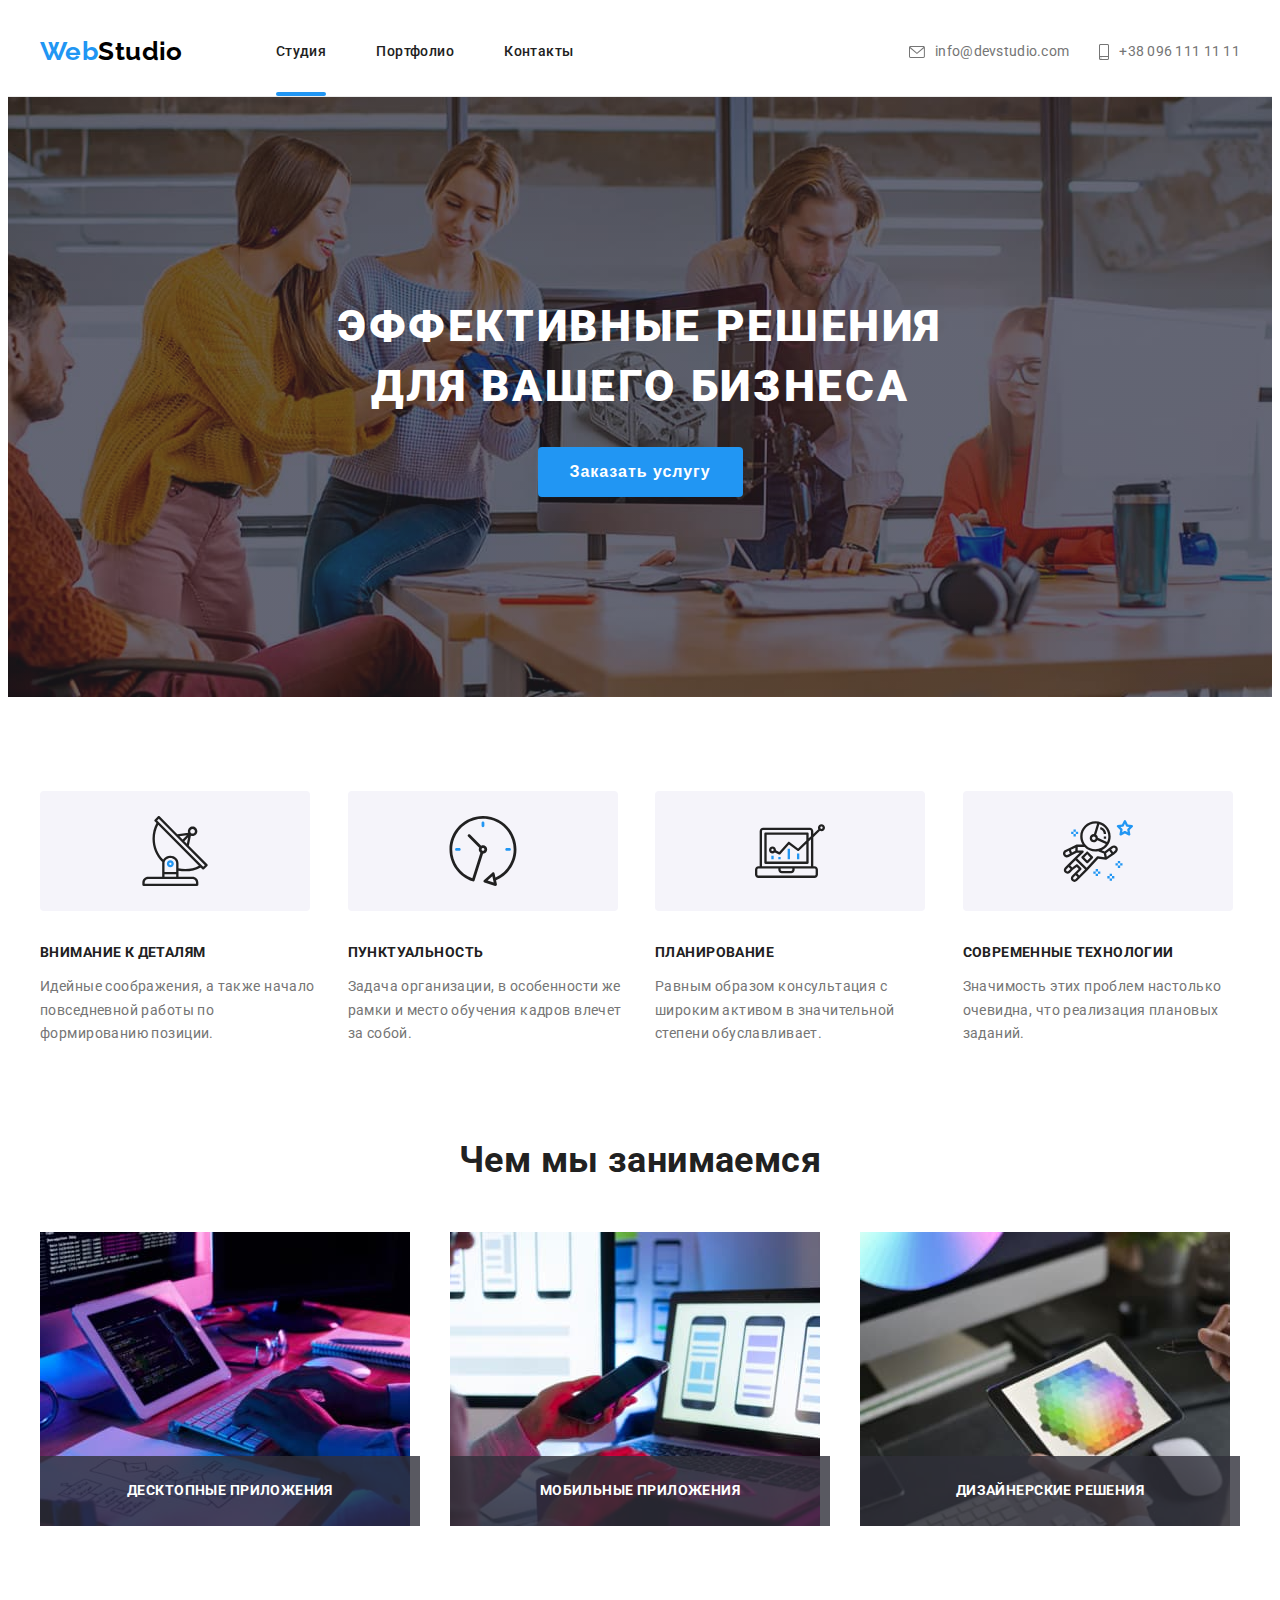
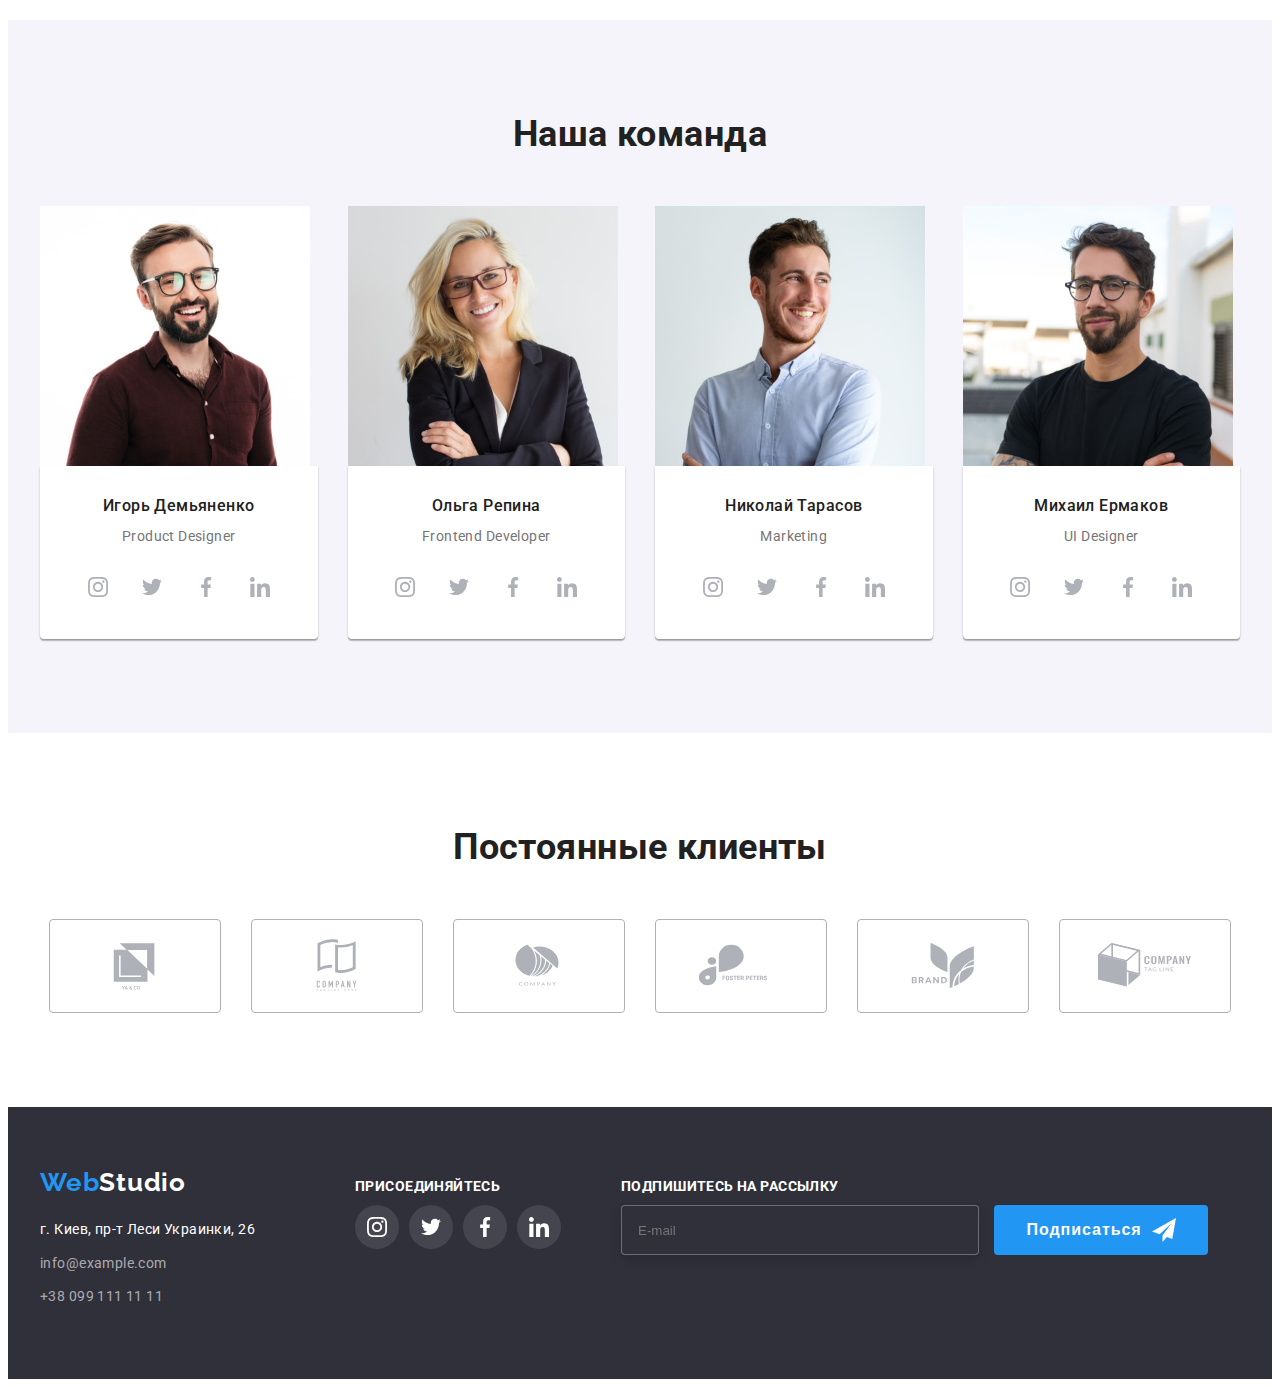
<file: index.html>
<!DOCTYPE html>
<html lang="ru">
  <head>
    <meta charset="UTF-8" />
    <meta http-equiv="X-UA-Compatible" content="IE=edge" />
    <meta name="viewport" content="width=device-width, initial-scale=1.0" />
    <link rel="preconnect" href="https://fonts.googleapis.com" />
    <link rel="preconnect" href="https://fonts.gstatic.com" crossorigin />
    <link href="https://fonts.googleapis.com/css2?family=Raleway:wght@700&family=Roboto:wght@400;500;700;900&display=swap" rel="stylesheet" />
    <link rel="stylesheet" href="https://cdnjs.cloudflare.com/ajax/libs/modern-normalize/1.1.0/modern-normalize.min.css" integrity="sha512-wpPYUAdjBVSE4KJnH1VR1HeZfpl1ub8YT/NKx4PuQ5NmX2tKuGu6U/JRp5y+Y8XG2tV+wKQpNHVUX03MfMFn9Q==" crossorigin="anonymous" referrerpolicy="no-referrer" />
    <title>Студия</title>
    <link rel="stylesheet" href="./css/main.min.css" />
  </head>
  <body>
    <header class="header">
      <div class="container flex-container">
        <a class="logo-studio" lang="en" href="">
          <span class="logo-studio-web">Web</span>Studio</a>
        <nav>
          <ul class="navigation">
            <li class="navigation__item">
              <a href="./index.html" class="navigation__link current">Студия</a>
            </li>
            <li class="navigation__item">
              <a href="./portfolio.html" class="navigation__link">Портфолио</a>
            </li>
            <li class="navigation__item">
              <a href="" class="navigation__link">Контакты</a>
            </li>
          </ul>
        </nav>
        <ul class="contacts">
          <li class="contacts__item">
            <a class="contacts-link mail" href="mailto:info@devstudio.com">
              <svg class="contacts-link__icon" width="16" height="12">
                <use href="./images/icons.svg#icon-envelope"></use>
              </svg>
              info@devstudio.com</a
            >
          </li>
          <li class="contacts__item">
            <a class="contacts-link" href="tel:+380961111111">
              <svg class="contacts-link__icon" width="10" height="16">
                <use href="./images/icons.svg#icon-smartphone"></use>
              </svg>
              +38 096 111 11 11</a
            >
          </li>
        </ul>
      </div>
    </header>
    <main>
      <section class="hero section">
        <div class="container">
          <h1 class="main-title">Эффективные решения <span class="hero-title">для вашего бизнеса</span></h1>
          <button type="button" class="hero-btn" data-modal-open>Заказать услугу</button>
        </div>
      </section>

      <section class="specifications section">
        <div class="container">
          <h2 class="section__title visually-hidden">Характеристики</h2>
          <ul class="specifications__list">
            <li class="specifications__item">
              <div class="container-svg">
                <svg class="specifications__icon" width="70" height="70">
                  <use href="./images/icons.svg#icon-antenna"></use>
                </svg>
              </div>
              <h3 class="subtitle">Внимание к деталям</h3>
              <p class="specifications__description">Идейные соображения, а также начало повседневной работы по формированию позиции.</p>
            </li>
            <li class="specifications__item">
              <div class="container-svg">
                <svg class="specifications__icon" width="70" height="70">
                  <use href="./images/icons.svg#icon-clock"></use>
                </svg>
              </div>
              <h3 class="subtitle">Пунктуальность</h3>
              <p class="specifications__description">Задача организации, в особенности же рамки и место обучения кадров влечет за собой.</p>
            </li>
            <li class="specifications__item">
              <div class="container-svg">
                <svg class="specifications__icon" width="70" height="70">
                  <use href="./images/icons.svg#icon-diagram"></use>
                </svg>
              </div>

              <h3 class="subtitle">Планирование</h3>
              <p class="specifications__description">Равным образом консультация с широким активом в значительной степени обуславливает.</p>
            </li>
            <li class="specifications__item">
              <div class="container-svg">
                <svg class="specifications__icon" width="70" height="70">
                  <use href="./images/icons.svg#icon-astronaut"></use>
                </svg>
              </div>
              <h3 class="subtitle">Современные технологии</h3>
              <p class="specifications__description">Значимость этих проблем настолько очевидна, что реализация плановых заданий.</p>
            </li>
          </ul>
          <h2 class="section__title">Чем мы занимаемся</h2>
          <ul class="examples">
            <li class="examples__list">
              <div class="examples-list-container">
                <img src="./images/image-2.jpg" alt="Написание кода" width="370" height="294" />
                <p class="examples__description">Десктопные приложения</p>
              </div>
            </li>
            <li class="examples__list">
              <div class="examples-list-container">
                <img src="./images/box.jpg" alt="Оформление дизайна" width="370" height="294" />
                <p class="examples__description">Мобильные приложения</p>
              </div>
            </li>
            <li class="examples__list">
              <div class="examples-list-container">
                <img src="./images/image.jpg" alt="Подбор цветовой палитры" width="370" height="294" />
                <p class="examples__description">Дизайнерские решения</p>
              </div>
            </li>
          </ul>
        </div>
      </section>
      <section class="team section">
        <div class="container">
          <h2 class="section__title">Наша команда</h2>
          <ul class="team-list">
            <li class="team-list__card">
              <img src="./images/igor.jpg" alt="Фото Игоря Демьяненка" width="270" height="260" />
              <div class="card-description">
                <h3 class="name">Игорь Демьяненко</h3>
                <p lang="en">Product Designer</p>
                <ul class="social-list">
                  <li class="social-list__item">
                    <a class="social-list__link" href="">
                      <svg class="social-list__icon" width="20" height="20">
                        <use href="./images/icons.svg#icon-instagram"></use>
                      </svg>
                    </a>
                  </li>
                  <li class="social-list__item">
                    <a class="social-list__link" href="">
                      <svg class="social-list__icon" width="20" height="20">
                        <use href="./images/icons.svg#icon-twitter"></use>
                      </svg>
                    </a>
                  </li>
                  <li class="social-list__item">
                    <a class="social-list__link" href="">
                      <svg class="social-list__icon" width="20" height="20">
                        <use href="./images/icons.svg#icon-facebook"></use>
                      </svg>
                    </a>
                  </li>
                  <li class="social-list__item">
                    <a class="social-list__link" href="">
                      <svg class="social-list__icon" width="20" height="20">
                        <use href="./images/icons.svg#icon-linkedin"></use>
                      </svg>
                    </a>
                  </li>
                </ul>
              </div>
            </li>
            <li class="team-list__card">
              <img src="./images/olga.jpg" alt="Фото Ольги Репиной " width="270" height="260" />
              <div class="card-description">
                <h3 class="name">Ольга Репина</h3>
                <p lang="en">Frontend Developer</p>
                <ul class="social-list">
                  <li class= "social-list__item">
                    <a class="social-list__link" href="">
                      <svg class="social-list__icon" width="20" height="20">
                        <use href="./images/icons.svg#icon-instagram"></use>
                      </svg>
                    </a>
                  </li>
                  <li class="social-list__item">
                    <a class="social-list__link" href="">
                      <svg class="social-list__icon" width="20" height="20">
                        <use href="./images/icons.svg#icon-twitter"></use>
                      </svg>
                    </a>
                  </li>
                  <li class="social-list__item">
                    <a class="social-list__link" href="">
                      <svg class="social-list__icon" width="20" height="20">
                        <use href="./images/icons.svg#icon-facebook"></use>
                      </svg>
                    </a>
                  </li>
                  <li class="social-list__item">
                    <a class="social-list__link" href="">
                      <svg class="social-list__icon" width="20" height="20">
                        <use href="./images/icons.svg#icon-linkedin"></use>
                      </svg>
                    </a>
                  </li>
                </ul>
              </div>
            </li>
            <li class="team-list__card">
              <img src="./images/nikolay.jpg" alt="Фото Николая Тарасова " width="270" height="260" />
              <div class="card-description">
                <h3 class="name">Николай Тарасов</h3>
                <p lang="en">Marketing</p>
                <ul class="social-list">
                  <li class="social-list__item">
                    <a class="social-list__link" href="">
                      <svg class="social-list__icon" width="20" height="20">
                        <use href="./images/icons.svg#icon-instagram"></use>
                      </svg>
                    </a>
                  </li>
                  <li class="social-list__item">
                    <a class="social-list__link" href="">
                      <svg class="social-list__icon" width="20" height="20">
                        <use href="./images/icons.svg#icon-twitter"></use>
                      </svg>
                    </a>
                  </li>
                  <li class="social-list__item">
                    <a class="social-list__link" href="">
                      <svg class="social-list__icon" width="20" height="20">
                        <use href="./images/icons.svg#icon-facebook"></use>
                      </svg>
                    </a>
                  </li>
                  <li class="social-list__item">
                    <a class="social-list__link" href="">
                      <svg class="social-list__icon" width="20" height="20">
                        <use href="./images/icons.svg#icon-linkedin"></use>
                      </svg>
                    </a>
                  </li>
                </ul>
              </div>
            </li>
            <li class="team-list__card">
              <img src="./images/mihail.jpg" alt="Фото Михаила Ермакова" width="270" height="260" />
              <div class="card-description">
                <h3 class="name">Михаил Ермаков</h3>
                <p lang="en">UI Designer</p>
                <ul class="social-list">
                  <li class="social-list__item">
                    <a class="social-list__link" href="">
                      <svg class="social-list__icon" width="20" height="20">
                        <use href="./images/icons.svg#icon-instagram"></use>
                      </svg>
                    </a>
                  </li>
                  <li class="social-list__item">
                    <a class="social-list__link" href="">
                      <svg class="social-list__icon" width="20" height="20">
                        <use href="./images/icons.svg#icon-twitter"></use>
                      </svg>
                    </a>
                  </li>
                  <li class="social-list__item">
                    <a class="social-list__link" href="">
                      <svg class="social-list__icon" width="20" height="20">
                        <use href="./images/icons.svg#icon-facebook"></use>
                      </svg>
                    </a>
                  </li>
                  <li class="social-list__item">
                    <a class="social-list__link" href="">
                      <svg class="social-list__icon" width="20" height="20">
                        <use href="./images/icons.svg#icon-linkedin"></use>
                      </svg>
                    </a>
                  </li>
                </ul>
              </div>
            </li>
          </ul>
        </div>
      </section>
      <section class="clients-company section">
        <div class="container">
          <h2 class="section__title">Постоянные клиенты</h2>
          <ul class="company-list">
            <li class="company-list__item">
              <a class="company-list__link" href="">
                <svg class="company-list__icon" width="106" height="60">
                  <use href="./images/icons.svg#icon-company-1"></use>
                </svg>
              </a>
            </li>
            <li class="company-list__item">
              <a class="company-list__link" href="">
                <svg class="company-list__icon" width="106" height="60">
                  <use href="./images/icons.svg#icon-company-2"></use>
                </svg>
              </a>
            </li>
            <li class="company-list__item">
              <a class="company-list__link" href="">
                <svg class="company-list__icon" width="106" height="60">
                  <use href="./images/icons.svg#icon-company-3"></use>
                </svg>
              </a>
            </li>
            <li class="company-list__item">
              <a class="company-list__link" href="">
                <svg class="company-list__icon" width="106" height="60">
                  <use href="./images/icons.svg#icon-company-4"></use>
                </svg>
              </a>
            </li>
            <li class="company-list__item">
              <a class="company-list__link" href="">
                <svg class="company-list__icon" width="106" height="60">
                  <use href="./images/icons.svg#icon-company-5"></use>
                </svg>
              </a>
            </li>
            <li class="company-list__item">
              <a class="company-list__link" href="">
                <svg class="company-list__icon" width="106" height="60">
                  <use href="./images/icons.svg#icon-company-6"></use>
                </svg>
              </a>
            </li>
          </ul>
        </div>
      </section>
    </main>
    <footer class="footer">
      <div class="footer-wrapper container">
        <div class="address">
          <a class="footer__logo" lang="en" href=""><span class="logo-studio-web">Web</span>Studio</a>
          <address class="address">
            <a class="address-link" href="https://goo.gl/maps/zaudJvPyuSCuQ7F1A" target="_blank" rel="noreferrer noopener">г. Киев, пр-т Леси Украинки, 26</a>
            <a class="footer-contacts" href="mailto:info@example.com">info@example.com</a>
            <a class="footer-contacts" href="tel:+380991111111">+38 099 111 11 11</a>
          </address>
        </div>
        <div class="footer-link">
          <h2 class="footer__title">Присоединяйтесь</h2>
          <ul class="footer__social-list">
            <li class="footer__social-item">
              <a class="footer__social-link" href="">
                <svg class="social-icon" width="20" height="20">
                  <use href="./images/icons.svg#icon-instagram"></use>
                </svg>
              </a>
            </li>
            <li class="footer__social-item">
              <a class="footer__social-link" href="">
                <svg class="social-icon" width="20" height="20">
                  <use href="./images/icons.svg#icon-twitter"></use>
                </svg>
              </a>
            </li>
            <li class="footer__social-item">
              <a class="footer__social-link" href="">
                <svg class="social-icon" width="20" height="20">
                  <use href="./images/icons.svg#icon-facebook"></use>
                </svg>
              </a>
            </li>
            <li class="footer__social-item">
              <a class="footer__social-link" href="">
                <svg class="social-icon" width="20" height="20">
                  <use href="./images/icons.svg#icon-linkedin"></use>
                </svg>
              </a>
            </li>
          </ul>
        </div>
        <div class="footer-form">
          <h2 class="footer__title">Подпишитесь на рассылку</h2>
          <input type="email" class="footer-form__input" name="user-email" id="email" placeholder="E-mail">
          <button type="submit" class="footer-form__btn">Подписаться
            <svg class="btn-icon" width="24" height="24">
              <use href="./images/icons.svg#icon-send"></use>
            </svg>
          </button>
        </div>
      </div>
    </footer>
    
    <div class="backdrop is-hidden" data-modal>
      <div class="modal">
        <form class="modal-form">
          <p class="modal-form-title"> Оставьте свои данные, мы вам перезвоним</p>
          <label for="name" class="modal-form-label">Имя</label>
         <div class="modal-form-container">
          <input type="text" class="modal-form-input" name="username" id="name"/>
          <svg class="modal-form-icons" width="18" height="18">
            <use href="./images/icons.svg#icon-person" > </use>
          </svg>
         </div>
          <label for="tel" class="modal-form-label">Телефон</label>
          <div class="modal-form-container">
            <input type="tel" class="modal-form-input" name="userphone" id="tel"/>
            <svg class="modal-form-icons" width="18" height="18">
              <use href="./images/icons.svg#icon-phone" > </use>
            </svg>
          </div>
          <label for="mail" class="modal-form-label">Почта</label>
          <div class="modal-form-container">
            <input type="email" class="modal-form-input" name="usermail" id="mail"/>
            <svg class="modal-form-icons" width="18" height="18">
              <use href="./images/icons.svg#icon-email" > </use>
            </svg>
          </div>
          <label for="message" class="modal-form-label">Коментарий</label>
          <textarea name="message" class="modal-form-message" id="message" placeholder="Введите текст"></textarea>
          <div class="checkbox-container">
            <input type="checkbox" 
            class="modal-form-checkbox visually-hidden" 
            name="accept" 
            id="checkbox"/>

          <label class="checkbox-label"  for="checkbox"> Соглашаюсь с рассылкой и принимаю&nbsp;
            <a class="checkbox-link" href="">Условия договора</a>
          </label>
          </div>
          <button type="submit" class="modal-submit-button">Отправить</button>
        </form>
        <button type="button" class="close-modal" data-modal-close>
          <svg class="icon-close" width="18" height="18">
            <use href="./images/icons.svg#icon-close"></use>
          </svg>
        </button>
      </div>
    </div>
    <script src="./js/modal.js"></script>
  </body>
</html>
</file>
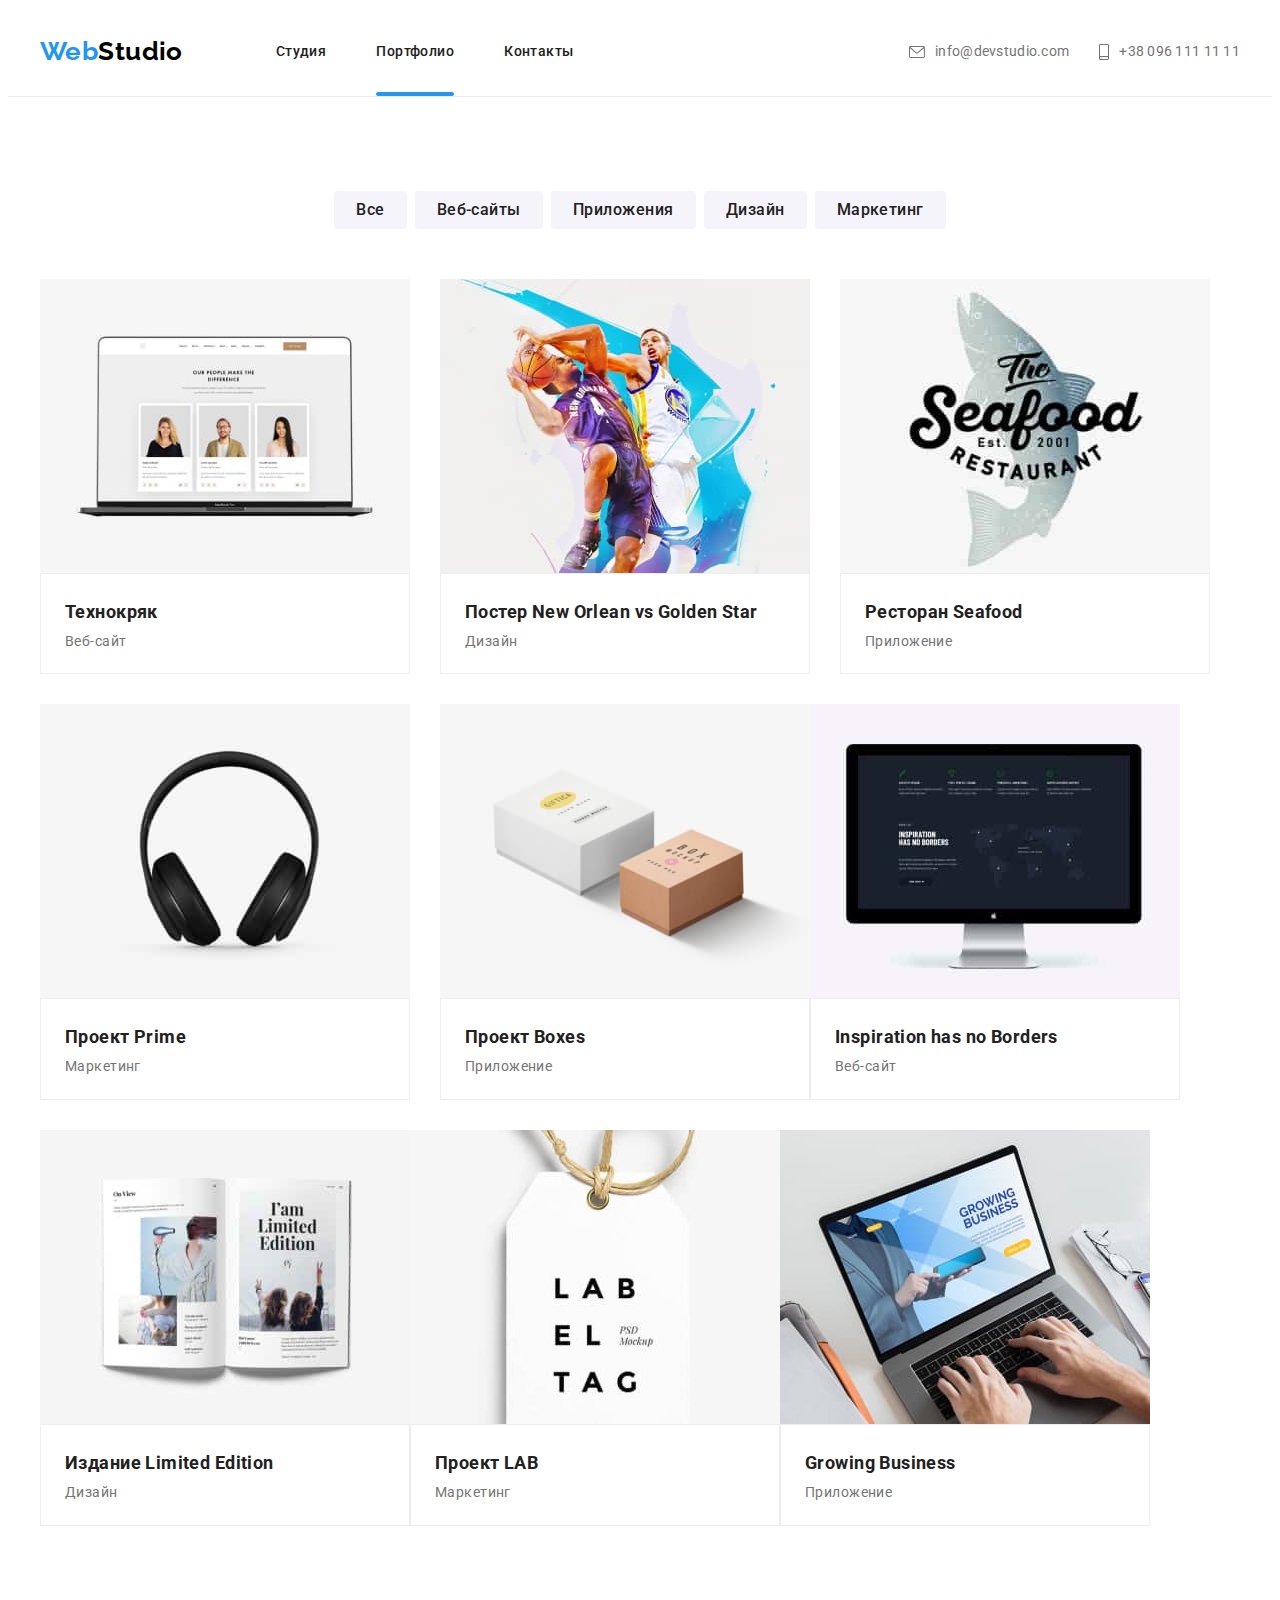
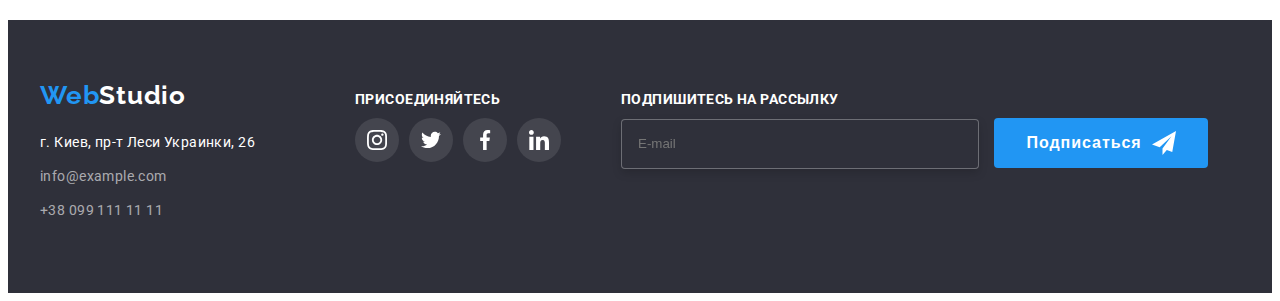
<file: portfolio.html>
<!DOCTYPE html>
<html lang="ru">
  <head>
    <meta charset="UTF-8" />
    <meta http-equiv="X-UA-Compatible" content="IE=edge" />
    <meta name="viewport" content="width=device-width, initial-scale=1.0" />
    <link rel="preconnect" href="https://fonts.googleapis.com" />
    <link rel="preconnect" href="https://fonts.gstatic.com" crossorigin />
    <link href="https://fonts.googleapis.com/css2?family=Raleway:wght@700&family=Roboto:wght@400;500;700;900&display=swap" rel="stylesheet" />
    <link rel="stylesheet" href="https://cdnjs.cloudflare.com/ajax/libs/modern-normalize/1.1.0/modern-normalize.min.css" integrity="sha512-wpPYUAdjBVSE4KJnH1VR1HeZfpl1ub8YT/NKx4PuQ5NmX2tKuGu6U/JRp5y+Y8XG2tV+wKQpNHVUX03MfMFn9Q==" crossorigin="anonymous" referrerpolicy="no-referrer" />
    <title>Портфолио</title>
    <link rel="stylesheet" href="./css/main.min.css" />
  </head>
  <body>
    <header class="header">
      <div class="container flex-container">
        <a class="logo-studio" lang="en" href="">
          <span class="logo-studio-web">Web</span>Studio</a>
        <nav>
          <ul class="navigation">
            <li class="navigation__item">
              <a href="./index.html" class="navigation__link">Студия</a>
            </li>
            <li class="navigation__item">
              <a href="./portfolio.html" class="navigation__link current">Портфолио</a>
            </li>
            <li class="navigation__item">
              <a href="" class="navigation__link">Контакты</a>
            </li>
          </ul>
        </nav>
        <ul class="contacts">
          <li class="contacts__item">
            <a class="contacts-link mail" href="mailto:info@devstudio.com">
              <svg class="contacts-link__icon" width="16" height="12">
                <use href="./images/icons.svg#icon-envelope"></use>
              </svg>
              info@devstudio.com</a
            >
          </li>
          <li class="contacts__item">
            <a class="contacts-link" href="tel:+380961111111">
              <svg class="contacts-link__icon" width="10" height="16">
                <use href="./images/icons.svg#icon-smartphone"></use>
              </svg>
              +38 096 111 11 11</a
            >
          </li>
        </ul>
      </div>
    </header>
    <main>
      <section class="section">
        <div class="container">
          <h1 hidden>Примеры работ</h1>
          <ul class="filters-button">
            <li class="filters-button__item">
              <button type="button" class="button">Все</button>
            </li>
            <li class="filters-button__item">
              <button type="button" class="button">Веб-сайты</button>
            </li>
            <li class="filters-button__item">
              <button type="button" class="button">Приложения</button>
            </li>
            <li class="filters-button__item">
              <button type="button" class="button">Дизайн</button>
            </li>
            <li class="filters-button__item">
              <button type="button" class="button">Маркетинг</button>
            </li>
          </ul>
          <ul class="portfolio">
            <li class="portfolio__item">
              <a href="" class="portfolio__item-link">
                <div class="portfolio-link-container">
                  <img src="./images/port1.jpg" alt="Технокряк" width="370" height="294" />
                  <p class="overlay"> Ресурс предлагает комплексные предложения с разным уровнем функционала и сервисов. Все это позволит посетителю получить исчерпывающие сведения о компании или частном лице.
                </p>
                </div>
                <div class="description">
                <h2 class="portfolio-title">Технокряк</h2>
                <p>Веб-сайт</p></div>
              </a>
            </li>
            <li class="portfolio__item">
              <a href="" class="portfolio__item-link">
                <div class="portfolio-link-container">
                <img src="./images/port2.jpg" alt="Постер New Orlean vs Golden Star" width="370" height="294" />
                <p class="overlay"> Ресурс предлагает комплексные предложения с разным уровнем функционала и сервисов. Все это позволит посетителю получить исчерпывающие сведения о компании или частном лице.
                </p>
              </div>
              <div class="description">
                <h2 class="portfolio-title">Постер <span lang="en">New Orlean vs Golden Star</span></h2>
                <p>Дизайн</p>
              </div>
            </a>
            </li>
            <li class="portfolio__item">
              <a href="" class="portfolio__item-link">
                <div class="portfolio-link-container">
                <img src="./images/port3.jpg" alt="Ресторан Seafood" width="370" height="294" />
                <p class="overlay"> Ресурс предлагает комплексные предложения с разным уровнем функционала и сервисов. Все это позволит посетителю получить исчерпывающие сведения о компании или частном лице.
                </p>
              </div>
              <div class="description">
                <h2 class="portfolio-title">Ресторан <span lang="en">Seafood</span></h2>
                <p>Приложение</p>
              </div>
            </a>
            </li>
            <li class="portfolio__item">
              <a href="" class="portfolio__item-link">
                <div class="portfolio-link-container">
                <img src="./images/port4.jpg" alt="Проект Prime" width="370" height="294" />
                <p class="overlay"> Ресурс предлагает комплексные предложения с разным уровнем функционала и сервисов. Все это позволит посетителю получить исчерпывающие сведения о компании или частном лице.
                </p>
              </div>
              <div class="description">
                <h2 class="portfolio-title">Проект <span lang="en">Prime</span></h2>
                <p>Маркетинг</p>
              </div>
            </a>
            </li>
            <li class="portfolio-item">
             <a href="" class="portfolio__item-link">
              <div class="portfolio-link-container">
              <img src="./images/port5.jpg" alt="Проект Boxes" width="370" height="294" />
              <p class="overlay"> Ресурс предлагает комплексные предложения с разным уровнем функционала и сервисов. Все это позволит посетителю получить исчерпывающие сведения о компании или частном лице.
              </p>
            </div>
              <div class="description">
                <h2 class="portfolio-title">Проект <span lang="en">Boxes</span></h2>
                <p>Приложение</p>
              </div>
            </a>
            </li>
            <li class="portfolio-item">
              <a href="" class="portfolio__item-link">
                <div class="portfolio-link-container">
                <img src="./images/port6.jpg" alt="Inspiration has no Borders" width="370" height="294" />
                <p class="overlay"> Ресурс предлагает комплексные предложения с разным уровнем функционала и сервисов. Все это позволит посетителю получить исчерпывающие сведения о компании или частном лице.
                </p>
              </div>
              <div class="description">
                <h2 lang="en" class="portfolio-title">Inspiration has no Borders</h2>
                <p>Веб-сайт</p>
              </div>
              </a>
            </li>
            <li class="portfolio-item">
              <a href="" class="portfolio__item-link"> 
                <div class="portfolio-link-container">
                <img src="./images/port7.jpg" alt="Издание Limited Edition" width="370" height="294" />
                <p class="overlay"> Ресурс предлагает комплексные предложения с разным уровнем функционала и сервисов. Все это позволит посетителю получить исчерпывающие сведения о компании или частном лице.
                </p>
              </div>
              <div class="description">
                <h2 class="portfolio-title">Издание <span lang="en">Limited Edition</span></h2>
                <p>Дизайн</p>
              </div>
              </a>
            </li>
            <li class="portfolio-item">
              <a href="" class="portfolio__item-link"> 
                <div class="portfolio-link-container">
              <img src="./images/port8.jpg" alt="Проект LAB" width="370" height="294" />
              <p class="overlay"> Ресурс предлагает комплексные предложения с разным уровнем функционала и сервисов. Все это позволит посетителю получить исчерпывающие сведения о компании или частном лице.
              </p>
            </div>
              <div class="description">
                <h2 class="portfolio-title">Проект <span lang="en">LAB</span></h2>
                <p>Маркетинг</p>
              </div>
              </a>

            </li>
            <li class="portfolio-item">
              <a href="" class="portfolio__item-link"> 
                <div class="portfolio-link-container">
              <img src="./images/port9.jpg" alt="Growing Business" width="370" height="294" />
              <p class="overlay"> Ресурс предлагает комплексные предложения с разным уровнем функционала и сервисов. Все это позволит посетителю получить исчерпывающие сведения о компании или частном лице.
              </p>
            </div>
              <div class="description">
                <h2 lang="en" class="portfolio-title">Growing Business</h2>
                <p>Приложение</p>
              </div>
              </a>
            </li>
          </ul>
        </div>
      </section>
    </main>
    <footer class="footer">
      <div class="footer-wrapper container">
        <div class="address">
          <a class="footer__logo" lang="en" href=""><span class="logo-studio-web">Web</span>Studio</a>
          <address class="address">
            <a class="address-link" href="https://goo.gl/maps/zaudJvPyuSCuQ7F1A" target="_blank" rel="noreferrer noopener">г. Киев, пр-т Леси Украинки, 26</a>
            <a class="footer-contacts" href="mailto:info@example.com">info@example.com</a>
            <a class="footer-contacts" href="tel:+380991111111">+38 099 111 11 11</a>
          </address>
        </div>
        <div class="footer-link">
          <h2 class="footer__title">Присоединяйтесь</h2>
          <ul class="footer__social-list">
            <li class="footer__social-item">
              <a class="footer__social-link" href="">
                <svg class="social-icon" width="20" height="20">
                  <use href="./images/icons.svg#icon-instagram"></use>
                </svg>
              </a>
            </li>
            <li class="footer__social-item">
              <a class="footer__social-link" href="">
                <svg class="social-icon" width="20" height="20">
                  <use href="./images/icons.svg#icon-twitter"></use>
                </svg>
              </a>
            </li>
            <li class="footer__social-item">
              <a class="footer__social-link" href="">
                <svg class="social-icon" width="20" height="20">
                  <use href="./images/icons.svg#icon-facebook"></use>
                </svg>
              </a>
            </li>
            <li class="footer__social-item">
              <a class="footer__social-link" href="">
                <svg class="social-icon" width="20" height="20">
                  <use href="./images/icons.svg#icon-linkedin"></use>
                </svg>
              </a>
            </li>
          </ul>
        </div>
        <div class="footer-form">
          <h2 class="footer__title">Подпишитесь на рассылку</h2>
          <input type="email" class="footer-form__input" name="user-email" id="email" placeholder="E-mail">
          <button type="submit" class="footer-form__btn">Подписаться
            <svg class="btn-icon" width="24" height="24">
              <use href="./images/icons.svg#icon-send"></use>
            </svg>
          </button>
        </div>
      </div>
    </footer>
  </body>
</html>
</file>
<file: css/main.min.css>
:root{--text-color: #757575;--title-color: #212121;--active-link: #2196f3;--color-hero-title: #2f303a;--white-color: #ffffff;--link-color: rgba(255, 255, 255, 0.6);--logo-color: #000000;--color-active-button: #188ce8;--bg-color-section-team: #f5f4fa;--color-social-link: #afb1b8}.visually-hidden{position:absolute;width:1px;height:1px;margin:-1px;padding:0;overflow:hidden;border:0;clip:rect(0 0 0 0)}ul{list-style:none}a{text-decoration:none;color:inherit}h1,h2,h3,p,ul{margin-top:0;margin-bottom:0;padding-left:0}body{font-family:Roboto, sans-serif;font-style:normal;font-weight:400;font-size:14px;line-height:1.71;letter-spacing:0.03em;color:var(--text-color);background-color:var(--white-color)}.section{padding-top:94px;padding-bottom:94px}.container{width:1200px;margin-left:auto;margin-right:auto;padding-left:15px;padding-right:15px}.logo-studio{font-family:Raleway, sans-serif;font-weight:700;font-size:26px;line-height:1.2;color:var(--logo-color);margin-right:93px;align-items:center}.logo-studio-web{color:var(--active-link)}.footer__logo{display:block;margin-bottom:20px;font-family:Raleway, sans-serif;font-weight:bold;font-size:26px;line-height:1.19;letter-spacing:0.03em;color:var(--white-color)}.navigation{display:flex}.flex-container{display:flex;align-items:center}.navigation__item{position:relative}.navigation__item:not(:last-child){margin-right:50px}.navigation__link{display:block;font-weight:500;color:var(--title-color);padding-top:32px;padding-bottom:32px;transition:color 250ms cubic-bezier(0.4, 0, 0.2, 1)}.navigation__link:hover,.navigation__link:focus{color:var(--active-link)}.navigation__link.current::after{content:'';position:absolute;left:0;bottom:0;width:100%;height:4px;background:var(--active-link);border-radius:2px}.contacts{display:flex;align-items:center;margin-left:auto}.contacts__item{display:flex;align-items:center}.contacts-link{display:flex;align-items:center;letter-spacing:0.02em;color:var(--text-color);transition:color 250ms cubic-bezier(0.4, 0, 0.2, 1)}.contacts-link:hover,.contacts-link:focus{color:var(--active-link)}.contacts-link__icon{margin-right:10px;fill:currentColor}.mail{margin-right:30px}.main-title{font-weight:900;font-size:44px;line-height:1.36;color:var(--white-color);text-align:center;letter-spacing:0.06em;text-transform:uppercase;margin-bottom:30px}.section__title{font-weight:700;font-size:36px;line-height:1.16;color:var(--title-color);text-align:center;margin-bottom:50px}.social-list__item{margin-right:10px}.social-list__item:last-child{margin:0}.social-list{display:flex;align-items:center;justify-content:center}.social-list__link{display:flex;align-items:center;justify-content:center;width:44px;height:44px;border-radius:50%;color:var(--color-social-link);transition:color 250ms cubic-bezier(0.4, 0, 0.2, 1),background-color 250ms cubic-bezier(0.4, 0, 0.2, 1)}.social-list__link:hover,.social-list__link:focus{color:var(--white-color);background-color:var(--active-link)}.social-list__icon{fill:currentColor}.backdrop{position:fixed;width:100vw;height:100vh;top:0;left:0;background-color:rgba(0,0,0,0.2);transition:opacity 250ms cubic-bezier(0.4, 0, 0.2, 1),visibility 250ms cubic-bezier(0.4, 0, 0.2, 1)}.backdrop.is-hidden{opacity:0;visibility:hidden;pointer-events:none}.modal{width:528px;height:581px;background-color:var(--white-color);box-shadow:0px 1px 3px rgba(0,0,0,0.12),0px 1px 1px rgba(0,0,0,0.14),0px 2px 1px rgba(0,0,0,0.2);border-radius:4px;position:absolute;top:50%;left:50%;transform:translate(-50%, -50%)}.close-modal{position:absolute;top:8px;right:8px;display:flex;justify-content:center;align-items:center;width:30px;height:30px;border-radius:50%;border:1px solid rgba(0,0,0,0.1);background-color:transparent;cursor:pointer;padding:0}.close-modal:hover,.close-modal:focus{fill:var(--active-link)}.modal-form{display:block;padding:40px}.modal-form-title{font-weight:700;font-size:20px;line-height:1.15;text-align:center;margin-bottom:8px;color:var(--title-color)}.modal-form-label{display:block;font-size:12px;line-height:1.16;letter-spacing:0.01em;color:var(--text-color);margin-bottom:4px}.modal-form-input{display:block;width:100%;height:40px;border:1px solid rgba(33,33,33,0.2);border-radius:4px;box-sizing:border-box;padding-left:42px;transition:border-color 250ms cubic-bezier(0.4, 0, 0.2, 1),box-shadow 250ms cubic-bezier(0.4, 0, 0.2, 1)}.modal-form-input:hover,.modal-form-input:focus{outline:none;border-color:var(--active-link);box-shadow:0px 1px 3px rgba(0,0,0,0.12),0px 1px 1px rgba(0,0,0,0.14),0px 2px 1px rgba(0,0,0,0.2)}.modal-form-container{position:relative;margin-bottom:10px}.modal-form-icons{position:absolute;top:50%;left:12px;transform:translateY(-50%);transition:fill 250ms cubic-bezier(0.4, 0, 0.2, 1)}.modal-form-input:hover+.modal-form-icons,.modal-form-input:focus+.modal-form-icons{fill:var(--active-link)}.modal-form-message{width:100%;height:120px;resize:none;border:1px solid rgba(33,33,33,0.2);box-sizing:border-box;border-radius:4px;padding:12px 16px;margin-bottom:20px;transition:border-color 250ms cubic-bezier(0.4, 0, 0.2, 1),box-shadow 250ms cubic-bezier(0.4, 0, 0.2, 1)}.modal-form-message:hover,.modal-form-message:focus{outline:none;border-color:var(--active-link);box-shadow:0px 1px 3px rgba(0,0,0,0.12),0px 1px 1px rgba(0,0,0,0.14),0px 2px 1px rgba(0,0,0,0.2)}.modal-form-message::placeholder{color:rgba(117,117,117,0.5)}.checkbox-link{text-decoration-line:underline;color:var(--active-link)}.modal-submit-button{display:block;margin-left:auto;margin-right:auto;min-width:200px;padding:10px 32px;font-weight:700;font-size:16px;line-height:1.88;background-color:var(--active-link);color:var(--white-color);cursor:pointer;letter-spacing:0.06em;border-radius:4px;border:transparent;transition:background-color 250ms cubic-bezier(0.4, 0, 0.2, 1)}.modal-submit-button:hover,.modal-submit-button:focus{background-color:var(--color-active-button)}.checkbox-container{padding-left:14px;margin-bottom:30px}.checkbox-label{font-size:14px;line-height:1.71;display:flex;align-items:center}.checkbox-label::before{display:inline-block;width:16px;height:15px;content:'';border:1px solid var(--title-color);border-radius:2px;cursor:pointer;margin-right:8px}.modal-form-checkbox:focus+.checkbox-label::before{outline:1px solid var(--active-link)}.modal-form-checkbox:checked+.checkbox-label::before{background-image:url(../images/icon-check.svg);border:var(--active-link)}.filters-button{display:flex;justify-content:center;margin-bottom:50px}.filters-button__item{margin-right:8px}.filters-button__item:last-child{margin-right:0}.button{padding:6px 22px;font-family:inherit;background-color:var(--bg-color-section-team);color:var(--title-color);font-weight:500;font-size:16px;line-height:1.6;text-align:center;border-radius:4px;border:none;letter-spacing:0.03em;cursor:pointer;transition:background-color 250ms cubic-bezier(0.4, 0, 0.2, 1),color 250ms cubic-bezier(0.4, 0, 0.2, 1),box-shadow 250ms cubic-bezier(0.4, 0, 0.2, 1)}.button:hover,.button:focus{background-color:var(--active-link);color:var(--white-color);box-shadow:0px 3px 1px rgba(0,0,0,0.1),0px 1px 2px rgba(0,0,0,0.08),0px 2px 2px rgba(0,0,0,0.12)}.overlay{position:absolute;top:0;left:0;width:100%;height:100%;background-color:rgba(33,150,243,0.9);color:#ffffff;font-size:18px;line-height:1.55;text-align:center;padding:60px 30px;transform:translateY(101%);transition:transform 250ms cubic-bezier(0.4, 0, 0.2, 1)}.portfolio__item-link:hover .overlay,.portfolio__item-link:focus .overlay{transform:translateY(0%)}.header{border-bottom:1px solid #ececec}.hero{background-size:cover;max-width:1600px;background-position:center;margin-left:auto;margin-right:auto;background-image:linear-gradient(to right, rgba(47,48,58,0.4), rgba(47,48,58,0.4)),url(../images/hero-banner.jpg);padding:200px 0;text-align:center;background-color:#c4c4c4}.hero-title{display:block}.hero-btn{min-width:200px;padding:10px 32px;font-weight:700;font-size:16px;line-height:1.88;background-color:var(--active-link);color:var(--white-color);cursor:pointer;letter-spacing:0.06em;border-radius:4px;border:transparent;transition:background-color 250ms cubic-bezier(0.4, 0, 0.2, 1)}.hero-btn:hover,.hero-btn:focus{background-color:var(--color-active-button)}.specifications__list{display:flex;margin-bottom:94px;margin-left:-30px}.specifications__item{margin-left:30px;flex-basis:calc((100% - 120px) / 4)}.container-svg{display:flex;justify-content:center;align-items:center;margin-bottom:30px;width:270px;height:120px;background:#f5f4fa;border-radius:4px}.subtitle{margin-bottom:10px;font-weight:700;font-size:14px;text-transform:uppercase;color:var(--title-color)}.examples{display:flex;margin-left:-30px}.examples__list{margin-left:30px;flex-basis:calc((100% - 90px) / 3)}.examples-list-container{position:relative}.examples__description{display:flex;font-weight:700;line-height:1.14;justify-content:center;align-items:center;text-transform:uppercase;position:absolute;left:0;bottom:0;width:100%;min-height:70px;background-color:rgba(47,48,58,0.8);color:var(--white-color)}.team{background:var(--bg-color-section-team)}img{display:block;max-width:100%;height:auto}.team-list{display:flex;margin-left:-30px}.team-list__card{margin-left:30px;flex-basis:calc((100% - 120px) / 4)}.card-description{padding:30px 15px;text-align:center;justify-content:center;box-shadow:0px 1px 3px rgba(0,0,0,0.12),0px 1px 1px rgba(0,0,0,0.14),0px 2px 1px rgba(0,0,0,0.2);border-radius:0px 0px 4px 4px;background-color:var(--white-color)}.team .name{font-weight:500;font-size:16px;line-height:1.19;color:var(--title-color);margin-bottom:10px}.card-description p{margin-bottom:16px}.company-list{display:flex;align-items:center;justify-content:center}.company-list__link{display:flex;align-items:center;justify-content:center;width:170px;height:92px;border:1px solid #afb1b8;border-radius:4px;color:var(--color-social-link);transition:color 250ms cubic-bezier(0.4, 0, 0.2, 1),background-color 250ms cubic-bezier(0.4, 0, 0.2, 1),border 250ms cubic-bezier(0.4, 0, 0.2, 1)}.company-list__link:hover,.company-list__link:focus{color:var(--active-link);border:1px solid var(--active-link)}.company-list__icon{fill:currentColor}.company-list__item:not(:last-child){margin-right:30px}.footer{padding-top:60px;padding-bottom:60px;background-color:var(--color-hero-title)}.address-link{display:block;margin-bottom:10px;font-style:normal;color:var(--white-color)}.address{margin-right:50px}.footer-contacts{display:block;margin-bottom:10px;font-style:normal;color:var(--link-color)}.footer-link{margin-right:50px}.footer__title{font-size:14px;line-height:1.14;text-transform:uppercase;color:var(--white-color);margin-bottom:10px}.footer__social-item>.footer__social-link{margin-right:10px;display:flex;align-items:center;justify-content:center;width:44px;height:44px;border-radius:50%;background:rgba(255,255,255,0.1);transition:background-color 250ms cubic-bezier(0.4, 0, 0.2, 1)}.footer__social-item .social-icon{fill:var(--white-color)}.footer__social-item .footer__social-link:hover,.footer__social-item .footer__social-link:focus{background-color:var(--active-link)}.footer__social-list{display:flex}.footer-wrapper{display:flex;align-items:baseline}.footer-form__input{background-color:var(--color-hero-title);width:358px;height:50px;margin-right:12px;padding:15px 16px;border:1px solid rgba(255,255,255,0.3);box-sizing:border-box;filter:drop-shadow(0px 4px 4px rgba(0,0,0,0.15));border-radius:4px}.footer-form__input:not(:placeholder-shown){color:var(--white-color)}.footer-form__btn{display:inline-flex;align-items:center;justify-content:space-evenly;min-width:200px;padding:10px 32px;font-weight:700;font-size:16px;line-height:1.88;background-color:var(--active-link);color:var(--white-color);cursor:pointer;letter-spacing:0.06em;border-radius:4px;border:transparent;transition:background-color 250ms cubic-bezier(0.4, 0, 0.2, 1)}.footer-form__btn:hover,.footer-form__btn:focus{background-color:var(--color-active-button)}.btn-icon{margin-left:10px}.portfolio .title{font-weight:700;font-size:18px;line-height:2;letter-spacing:0.06em;color:var(--title-color)}.portfolio{display:flex;flex-wrap:wrap}.portfolio__item{margin-right:30px;margin-bottom:30px}.portfolio__item:nth-child(3n){margin-right:0}.portfolio__item:nth-last-child(-n+3){margin-bottom:0}.portfolio__item:hover{box-shadow:0px 4px 4px rgba(0,0,0,0.25);cursor:pointer}.portfolio-link-container{position:relative;overflow:hidden}.portfolio__item-link:hover .portfolio__item-link:focus{box-shadow:0px 4px 4px rgba(0,0,0,0.25)}.description{padding:20px 24px;background:#ffffff;border:1px solid #eeeeee}.description .p{font-size:16px;line-height:1.88;letter-spacing:0.03em;color:var(--text-color)}.portfolio-title{font-weight:700;font-size:18px;line-height:2;color:var(--title-color)}
/*# sourceMappingURL=main.min.css.map */
</file>
